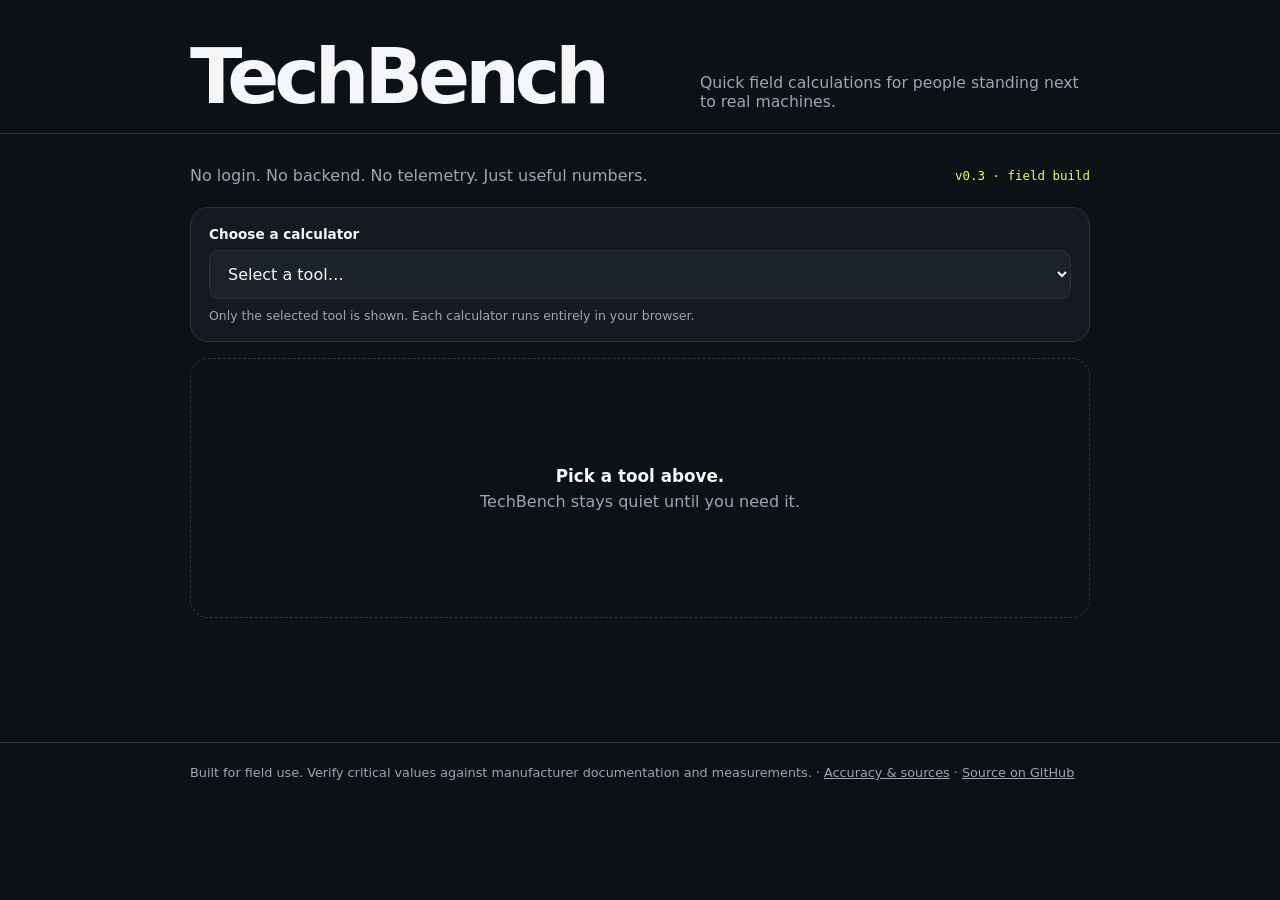
<file: index.html>
<!doctype html>
<html lang="en">
<head>
  <meta charset="utf-8">
  <meta name="viewport" content="width=device-width, initial-scale=1">
  <meta name="description" content="TechBench - a practical field toolbox for technicians.">
  <title>TechBench - Field toolbox</title>
  <link rel="stylesheet" href="./styles.css">
</head>
<body>
  <header>
    <div class="shell brand-row">
      <h1 class="brand">TechBench</h1>
      <p class="tagline">Quick field calculations for people standing next to real machines.</p>
    </div>
  </header>

  <main class="shell">
    <section class="intro">
      <p>No login. No backend. No telemetry. Just useful numbers.</p>
      <span class="status">v0.3 · field build</span>
    </section>

    <section class="picker-panel" aria-labelledby="tool-picker-label">
      <label id="tool-picker-label" for="tool-picker">Choose a calculator</label>
      <select id="tool-picker">
        <option value="">Select a tool…</option>
        <optgroup label="Mechanical">
          <option value="drive">Drive speed / VFD frequency</option>
          <option value="motor-speed">Motor synchronous speed & slip</option>
          <option value="torque">Power & torque</option>
          <option value="cylinder">Cylinder force</option>
          <option value="belt">Open belt length</option>
          <option value="gearbox">Gearbox ratio</option>
        </optgroup>
        <optgroup label="Laundry & process">
          <option value="gforce">Washer G-force</option>
          <option value="surface-speed">Roller surface speed</option>
          <option value="differential">Speed differential</option>
          <option value="steam">Steam saturation temperature</option>
          <option value="heat">Water heating</option>
        </optgroup>
        <optgroup label="Electrical & instrumentation">
          <option value="power">Three-phase power</option>
          <option value="signal">4-20 mA scaler</option>
        </optgroup>
        <optgroup label="Conversions">
          <option value="pressure">Pressure</option>
        </optgroup>
      </select>
      <p class="picker-note">Only the selected tool is shown. Each calculator runs entirely in your browser.</p>
    </section>

    <section class="tool-stage">
      <div class="empty-state" id="empty-state">
        <strong>Pick a tool above.</strong>
        <span>TechBench stays quiet until you need it.</span>
      </div>

      <article class="card tool-card" id="drive-card" data-tool="drive" hidden>
        <h2>Drive speed</h2>
        <p class="sub">Pulley ratio, driven RPM, and target VFD frequency.</p>
        <div class="fields">
          <div class="field"><label for="motor-rpm">Motor rated RPM</label><input id="motor-rpm" type="number" inputmode="decimal" value="960" min="0"></div>
          <div class="field"><label for="rated-hz">Rated Hz</label><input id="rated-hz" type="number" inputmode="decimal" value="50" min="0"></div>
          <div class="field"><label for="motor-pulley">Motor pulley · mm</label><input id="motor-pulley" type="number" inputmode="decimal" value="115" min="0"></div>
          <div class="field"><label for="driven-pulley">Driven pulley · mm</label><input id="driven-pulley" type="number" inputmode="decimal" value="640" min="0"></div>
          <div class="field wide"><label for="target-rpm">Target driven RPM</label><input id="target-rpm" type="number" inputmode="decimal" value="650" min="0"></div>
        </div>
        <div class="result">
          <div class="result-line"><span class="result-label">Driven RPM @ rated Hz</span><span class="result-value" id="drive-rpm">-</span></div>
          <div class="result-line"><span class="result-label">Required frequency</span><span class="result-value" id="drive-hz">-</span></div>
          <div class="error" id="drive-error"></div>
        </div>
      </article>

      <article class="card tool-card" id="motor-speed-card" data-tool="motor-speed" hidden>
        <h2>Motor speed & slip</h2>
        <p class="sub">Synchronous speed from frequency and pole count, plus loaded RPM from slip.</p>
        <div class="fields">
          <div class="field"><label for="speed-hz">Frequency · Hz</label><input id="speed-hz" type="number" inputmode="decimal" value="50" min="0"></div>
          <div class="field"><label for="speed-poles">Motor poles</label><select id="speed-poles"><option>2</option><option>4</option><option selected>6</option><option>8</option><option>10</option><option>12</option></select></div>
          <div class="field wide"><label for="speed-slip">Slip · %</label><input id="speed-slip" type="number" inputmode="decimal" value="2.5" min="0" max="99.9" step="0.1"></div>
        </div>
        <div class="result">
          <div class="result-line"><span class="result-label">Synchronous speed</span><span class="result-value" id="speed-sync">-</span></div>
          <div class="result-line"><span class="result-label">Estimated loaded speed</span><span class="result-value" id="speed-loaded">-</span></div>
          <div class="error" id="speed-error"></div>
        </div>
      </article>

      <article class="card tool-card" id="torque-card" data-tool="torque" hidden>
        <h2>Power & torque</h2>
        <p class="sub">Convert shaft power and RPM to torque, or torque and RPM back to power.</p>
        <div class="mode" aria-label="Torque calculation mode">
          <button type="button" class="active" data-torque-mode="torque">Find Nm</button>
          <button type="button" data-torque-mode="power">Find kW</button>
        </div>
        <div class="fields">
          <div class="field" id="torque-kw-field"><label for="torque-kw">Power · kW</label><input id="torque-kw" type="number" inputmode="decimal" value="18.5" min="0"></div>
          <div class="field" id="torque-nm-field" hidden><label for="torque-nm">Torque · Nm</label><input id="torque-nm" type="number" inputmode="decimal" value="120" min="0"></div>
          <div class="field"><label for="torque-rpm">Shaft speed · RPM</label><input id="torque-rpm" type="number" inputmode="decimal" value="1450" min="0"></div>
        </div>
        <div class="result">
          <div class="result-line"><span class="result-label" id="torque-result-label">Estimated torque</span><span class="result-value" id="torque-result">-</span></div>
          <div class="error" id="torque-error"></div>
        </div>
      </article>

      <article class="card tool-card" id="power-card" data-tool="power" hidden>
        <h2>Three-phase power</h2>
        <p class="sub">Estimate electrical power or line current.</p>
        <div class="mode" aria-label="Calculation mode">
          <button type="button" class="active" data-power-mode="power">Find kW</button>
          <button type="button" data-power-mode="current">Find A</button>
        </div>
        <div class="fields">
          <div class="field" id="power-amps-field"><label for="power-amps">Current · A</label><input id="power-amps" type="number" inputmode="decimal" value="32" min="0"></div>
          <div class="field" id="power-kw-field" hidden><label for="power-kw">Power · kW</label><input id="power-kw" type="number" inputmode="decimal" value="18.5" min="0"></div>
          <div class="field"><label for="power-volts">Line voltage · V</label><input id="power-volts" type="number" inputmode="decimal" value="400" min="0"></div>
          <div class="field"><label for="power-pf">Power factor</label><input id="power-pf" type="number" inputmode="decimal" value="0.85" min="0.01" max="1" step="0.01"></div>
          <div class="field"><label for="power-eff">Efficiency</label><input id="power-eff" type="number" inputmode="decimal" value="0.9" min="0.01" max="1" step="0.01"></div>
        </div>
        <div class="result">
          <div class="result-line"><span class="result-label" id="power-result-label">Estimated output power</span><span class="result-value" id="power-result">-</span></div>
          <div class="error" id="power-error"></div>
        </div>
      </article>

      <article class="card tool-card" id="heat-card" data-tool="heat" hidden>
        <h2>Water heating</h2>
        <p class="sub">Ideal energy and heat-up time, before real-world losses.</p>
        <div class="fields">
          <div class="field"><label for="heat-liters">Water · L</label><input id="heat-liters" type="number" inputmode="decimal" value="500" min="0"></div>
          <div class="field"><label for="heat-kw">Heater · kW</label><input id="heat-kw" type="number" inputmode="decimal" value="36" min="0"></div>
          <div class="field"><label for="heat-start">Start · °C</label><input id="heat-start" type="number" inputmode="decimal" value="15"></div>
          <div class="field"><label for="heat-target">Target · °C</label><input id="heat-target" type="number" inputmode="decimal" value="60"></div>
        </div>
        <div class="result">
          <div class="result-line"><span class="result-label">Ideal energy</span><span class="result-value" id="heat-energy">-</span></div>
          <div class="result-line"><span class="result-label">Ideal time</span><span class="result-value" id="heat-time">-</span></div>
          <div class="error" id="heat-error"></div>
        </div>
      </article>

      <article class="card tool-card" id="cylinder-card" data-tool="cylinder" hidden>
        <h2>Cylinder force</h2>
        <p class="sub">Theoretical extension and retraction force from pressure and cylinder dimensions.</p>
        <div class="fields">
          <div class="field"><label for="cyl-pressure">Pressure · bar</label><input id="cyl-pressure" type="number" inputmode="decimal" value="6" min="0"></div>
          <div class="field"><label for="cyl-bore">Bore · mm</label><input id="cyl-bore" type="number" inputmode="decimal" value="80" min="0"></div>
          <div class="field wide"><label for="cyl-rod">Rod · mm</label><input id="cyl-rod" type="number" inputmode="decimal" value="25" min="0"></div>
        </div>
        <div class="result">
          <div class="result-line"><span class="result-label">Extension force</span><span class="result-value" id="cyl-extend">-</span></div>
          <div class="result-line"><span class="result-label">Retraction force</span><span class="result-value" id="cyl-retract">-</span></div>
          <div class="error" id="cyl-error"></div>
        </div>
      </article>

      <article class="card tool-card" id="belt-card" data-tool="belt" hidden>
        <h2>Open belt length</h2>
        <p class="sub">Approximate belt pitch length from two pulley diameters and center distance.</p>
        <div class="fields">
          <div class="field"><label for="belt-a">Pulley A · mm</label><input id="belt-a" type="number" inputmode="decimal" value="115" min="0"></div>
          <div class="field"><label for="belt-b">Pulley B · mm</label><input id="belt-b" type="number" inputmode="decimal" value="640" min="0"></div>
          <div class="field wide"><label for="belt-center">Center distance · mm</label><input id="belt-center" type="number" inputmode="decimal" value="800" min="0"></div>
        </div>
        <div class="result">
          <div class="result-line"><span class="result-label">Approx. belt length</span><span class="result-value" id="belt-mm">-</span></div>
          <div class="result-line"><span class="result-label">In metres</span><span class="result-value" id="belt-m">-</span></div>
          <div class="error" id="belt-error"></div>
        </div>
      </article>


      <article class="card tool-card" id="gearbox-card" data-tool="gearbox" hidden>
        <h2>Gearbox ratio</h2>
        <p class="sub">Calculate output RPM from a reduction ratio, or the ratio needed for a target output speed.</p>
        <div class="mode" aria-label="Gearbox calculation mode">
          <button type="button" class="active" data-gearbox-mode="output">Find output RPM</button>
          <button type="button" data-gearbox-mode="ratio">Find ratio</button>
        </div>
        <div class="fields">
          <div class="field"><label for="gear-input">Input RPM</label><input id="gear-input" type="number" inputmode="decimal" value="1450" min="0"></div>
          <div class="field" id="gear-ratio-field"><label for="gear-ratio">Ratio i:1</label><input id="gear-ratio" type="number" inputmode="decimal" value="20" min="0" step="0.01"></div>
          <div class="field" id="gear-output-field" hidden><label for="gear-output">Target output RPM</label><input id="gear-output" type="number" inputmode="decimal" value="72.5" min="0"></div>
        </div>
        <div class="result">
          <div class="result-line"><span class="result-label" id="gear-result-label">Output speed</span><span class="result-value" id="gear-result">-</span></div>
          <div class="error" id="gear-error"></div>
        </div>
      </article>

      <article class="card tool-card" id="gforce-card" data-tool="gforce" hidden>
        <h2>Washer G-force</h2>
        <p class="sub">Calculate extraction G from drum diameter and RPM, or RPM required for a target G.</p>
        <div class="mode" aria-label="G-force calculation mode">
          <button type="button" class="active" data-gforce-mode="g">Find G</button>
          <button type="button" data-gforce-mode="rpm">Find RPM</button>
        </div>
        <div class="fields">
          <div class="field"><label for="g-diameter">Drum diameter · mm</label><input id="g-diameter" type="number" inputmode="decimal" value="640" min="0"></div>
          <div class="field" id="g-rpm-field"><label for="g-rpm">Drum RPM</label><input id="g-rpm" type="number" inputmode="decimal" value="650" min="0"></div>
          <div class="field" id="g-target-field" hidden><label for="g-target">Target G</label><input id="g-target" type="number" inputmode="decimal" value="150" min="0"></div>
        </div>
        <div class="result">
          <div class="result-line"><span class="result-label" id="g-result-label">Centrifugal force</span><span class="result-value" id="g-result">-</span></div>
          <div class="error" id="g-error"></div>
        </div>
      </article>

      <article class="card tool-card" id="surface-speed-card" data-tool="surface-speed" hidden>
        <h2>Roller surface speed</h2>
        <p class="sub">Convert roller diameter and RPM to m/min, or work backwards from line speed.</p>
        <div class="mode" aria-label="Surface speed calculation mode">
          <button type="button" class="active" data-surface-mode="speed">Find m/min</button>
          <button type="button" data-surface-mode="rpm">Find RPM</button>
        </div>
        <div class="fields">
          <div class="field"><label for="surface-diameter">Roller diameter · mm</label><input id="surface-diameter" type="number" inputmode="decimal" value="800" min="0"></div>
          <div class="field" id="surface-rpm-field"><label for="surface-rpm">Roller RPM</label><input id="surface-rpm" type="number" inputmode="decimal" value="5" min="0"></div>
          <div class="field" id="surface-speed-field" hidden><label for="surface-speed">Surface speed · m/min</label><input id="surface-speed" type="number" inputmode="decimal" value="12.57" min="0"></div>
        </div>
        <div class="result">
          <div class="result-line"><span class="result-label" id="surface-result-label">Surface speed</span><span class="result-value" id="surface-result">-</span></div>
          <div class="error" id="surface-error"></div>
        </div>
      </article>

      <article class="card tool-card" id="differential-card" data-tool="differential" hidden>
        <h2>Speed differential</h2>
        <p class="sub">Compare two line speeds, or calculate the secondary speed for a target percentage difference.</p>
        <div class="mode" aria-label="Differential calculation mode">
          <button type="button" class="active" data-diff-mode="percent">Find %</button>
          <button type="button" data-diff-mode="speed">Find speed</button>
        </div>
        <div class="fields">
          <div class="field"><label for="diff-reference">Reference speed</label><input id="diff-reference" type="number" inputmode="decimal" value="20" min="0"></div>
          <div class="field" id="diff-secondary-field"><label for="diff-secondary">Secondary speed</label><input id="diff-secondary" type="number" inputmode="decimal" value="20.1" min="0"></div>
          <div class="field" id="diff-percent-field" hidden><label for="diff-percent">Target differential · %</label><input id="diff-percent" type="number" inputmode="decimal" value="0.5" step="0.01"></div>
        </div>
        <div class="result">
          <div class="result-line"><span class="result-label" id="diff-result-label">Differential</span><span class="result-value" id="diff-result">-</span></div>
          <div class="error" id="diff-error"></div>
        </div>
      </article>

      <article class="card tool-card" id="steam-card" data-tool="steam" hidden>
        <h2>Steam saturation temperature</h2>
        <p class="sub">Approximate saturated-steam temperature from pressure. Choose gauge or absolute pressure correctly.</p>
        <div class="fields">
          <div class="field"><label for="steam-pressure">Pressure</label><input id="steam-pressure" type="number" inputmode="decimal" value="6" step="0.01"></div>
          <div class="field"><label for="steam-unit">Unit</label><select id="steam-unit"><option value="bar" selected>bar</option><option value="psi">psi</option></select></div>
          <div class="field wide"><label for="steam-reference">Pressure reference</label><select id="steam-reference"><option value="gauge" selected>Gauge - barg / psig</option><option value="absolute">Absolute - bara / psia</option></select></div>
        </div>
        <div class="result">
          <div class="result-line"><span class="result-label">Saturation temperature</span><span class="result-value" id="steam-c">-</span></div>
          <div class="result-line"><span class="result-label">Fahrenheit</span><span class="result-value" id="steam-f">-</span></div>
          <div class="result-line"><span class="result-label">Absolute pressure used</span><span class="result-value" id="steam-abs">-</span></div>
          <div class="error" id="steam-error"></div>
        </div>
      </article>

      <article class="card tool-card" id="signal-card" data-tool="signal" hidden>
        <h2>4-20 mA scaler</h2>
        <p class="sub">Convert a loop current to an engineering value, or calculate the expected current for a known value.</p>
        <div class="mode" aria-label="4-20 mA calculation mode">
          <button type="button" class="active" data-signal-mode="value">mA to value</button>
          <button type="button" data-signal-mode="ma">Value to mA</button>
        </div>
        <div class="fields">
          <div class="field"><label for="signal-min">Engineering min</label><input id="signal-min" type="number" inputmode="decimal" value="0"></div>
          <div class="field"><label for="signal-max">Engineering max</label><input id="signal-max" type="number" inputmode="decimal" value="10"></div>
          <div class="field wide" id="signal-ma-field"><label for="signal-ma">Loop current · mA</label><input id="signal-ma" type="number" inputmode="decimal" value="12" step="0.01"></div>
          <div class="field wide" id="signal-value-field" hidden><label for="signal-value">Engineering value</label><input id="signal-value" type="number" inputmode="decimal" value="5" step="0.01"></div>
        </div>
        <div class="result">
          <div class="result-line"><span class="result-label" id="signal-result-label">Scaled value</span><span class="result-value" id="signal-result">-</span></div>
          <div class="error" id="signal-error"></div>
        </div>
      </article>

      <article class="card tool-card" id="pressure-card" data-tool="pressure" hidden>
        <h2>Pressure</h2>
        <p class="sub">Fast conversion for gauges, manuals, and datasheets.</p>
        <div class="fields">
          <div class="field wide"><label for="pressure-value">Value</label><input id="pressure-value" type="number" inputmode="decimal" value="6"></div>
          <div class="field"><label for="pressure-from">From</label><select id="pressure-from"><option value="bar" selected>bar</option><option value="kPa">kPa</option><option value="MPa">MPa</option><option value="psi">psi</option><option value="mH2O">mH₂O</option></select></div>
          <div class="field"><label for="pressure-to">To</label><select id="pressure-to"><option value="bar">bar</option><option value="kPa">kPa</option><option value="MPa">MPa</option><option value="psi" selected>psi</option><option value="mH2O">mH₂O</option></select></div>
        </div>
        <div class="result">
          <div class="result-line"><span class="result-label">Converted</span><span class="result-value" id="pressure-result">-</span></div>
          <div class="error" id="pressure-error"></div>
        </div>
      </article>
    </section>
  </main>

  <footer>
    <div class="shell">Built for field use. Verify critical values against manufacturer documentation and measurements. · <a href="./accuracy.html">Accuracy & sources</a> · <a href="https://github.com/aesgalexis/techbench">Source on GitHub</a></div>
  </footer>

  <script type="module" src="./app.js"></script>
</body>
</html>
</file>
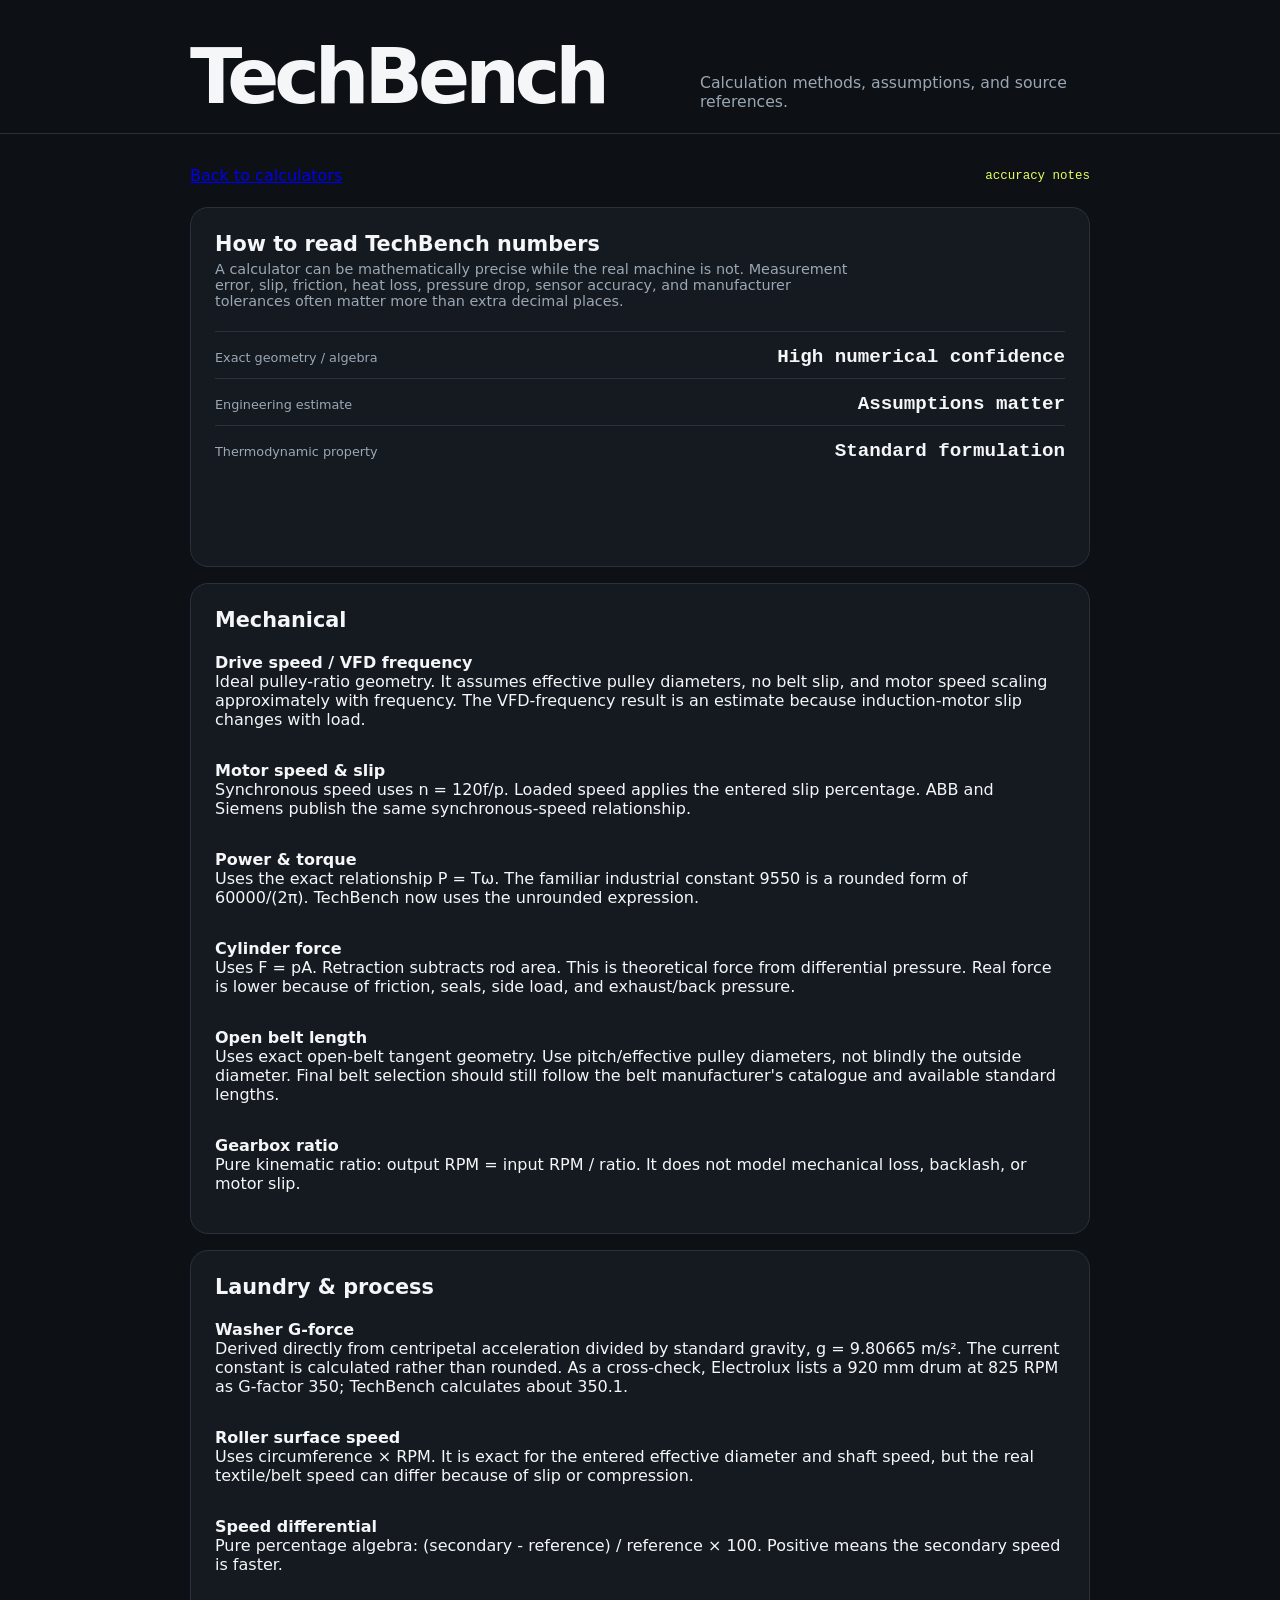
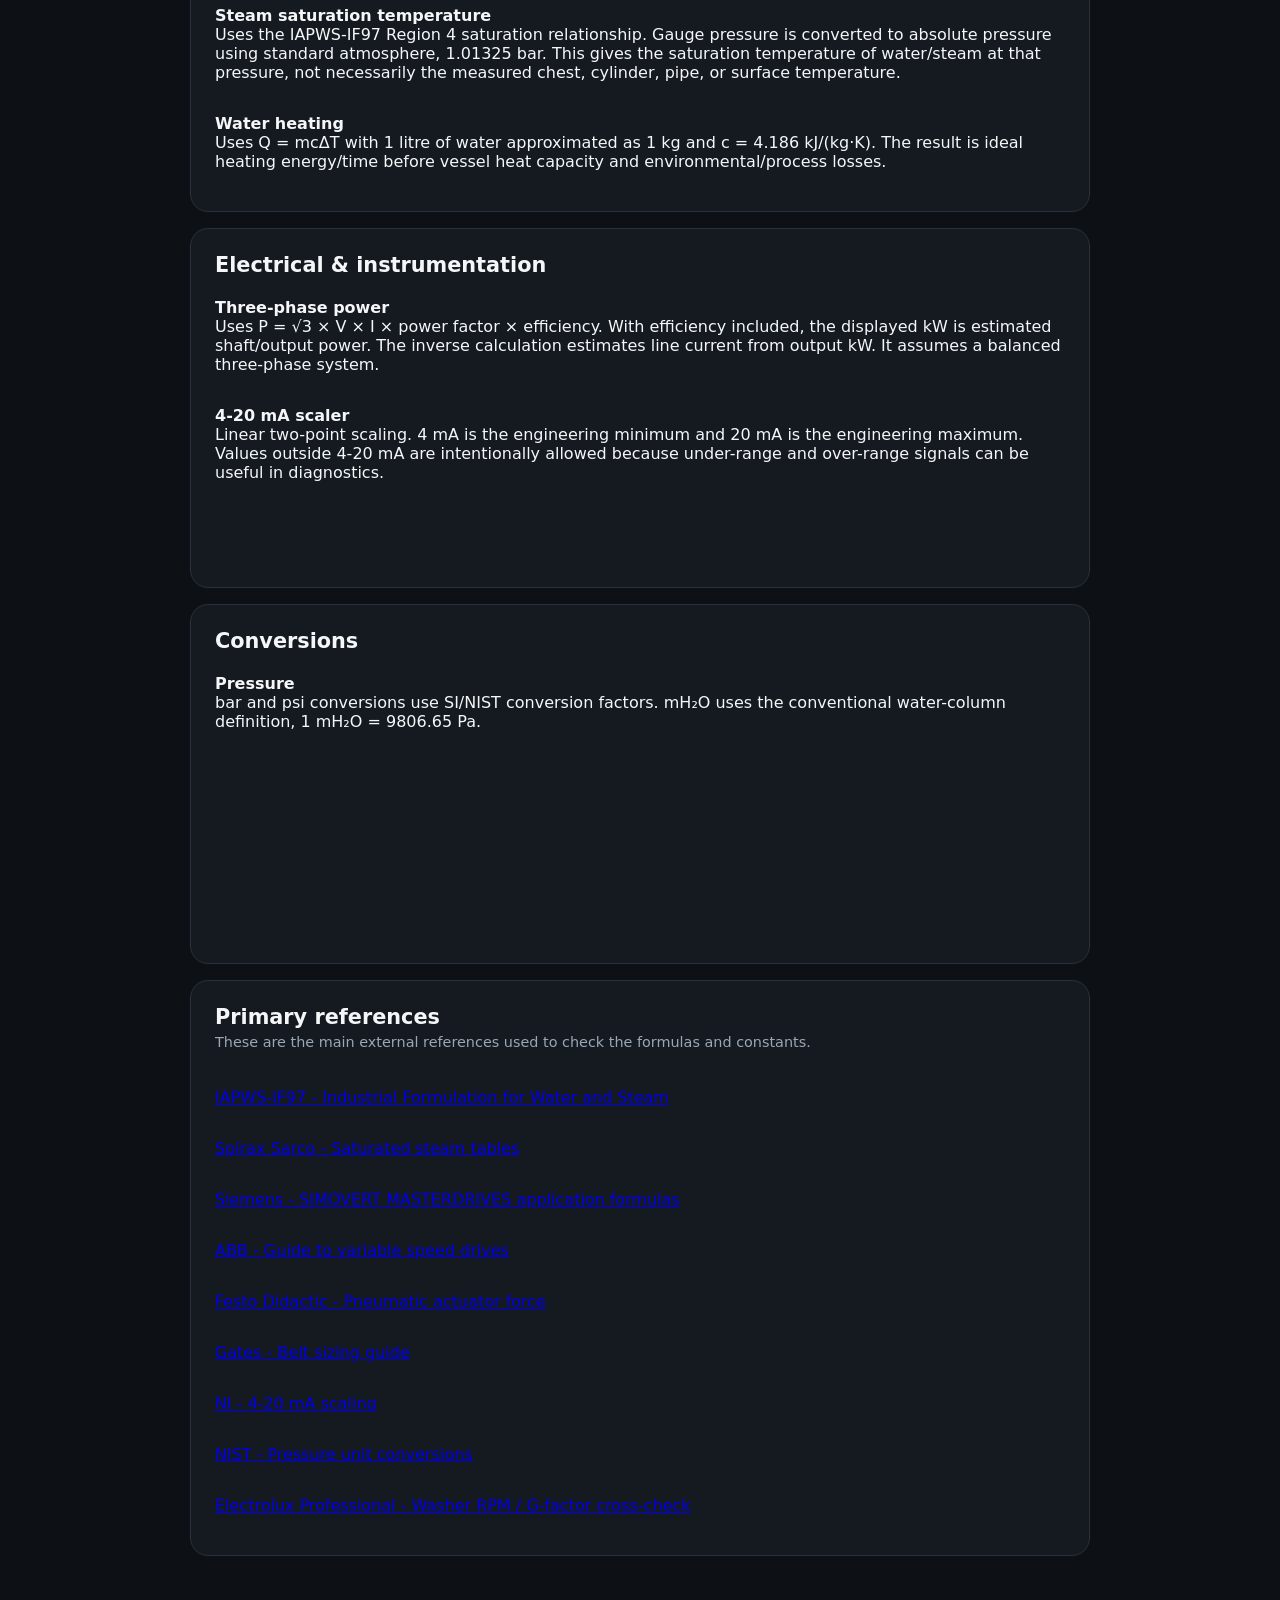
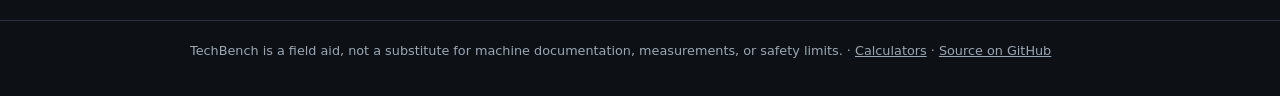
<file: accuracy.html>
<!doctype html>
<html lang="en">
<head>
  <meta charset="utf-8">
  <meta name="viewport" content="width=device-width, initial-scale=1">
  <meta name="description" content="TechBench calculation methods, assumptions, and sources.">
  <title>TechBench - Accuracy and sources</title>
  <link rel="stylesheet" href="./styles.css">
</head>
<body>
  <header>
    <div class="shell brand-row">
      <h1 class="brand">TechBench</h1>
      <p class="tagline">Calculation methods, assumptions, and source references.</p>
    </div>
  </header>

  <main class="shell">
    <section class="intro">
      <p><a href="./">Back to calculators</a></p>
      <span class="status">accuracy notes</span>
    </section>

    <article class="card">
      <h2>How to read TechBench numbers</h2>
      <p class="sub">A calculator can be mathematically precise while the real machine is not. Measurement error, slip, friction, heat loss, pressure drop, sensor accuracy, and manufacturer tolerances often matter more than extra decimal places.</p>
      <div class="result-line"><span class="result-label">Exact geometry / algebra</span><span class="result-value">High numerical confidence</span></div>
      <div class="result-line"><span class="result-label">Engineering estimate</span><span class="result-value">Assumptions matter</span></div>
      <div class="result-line"><span class="result-label">Thermodynamic property</span><span class="result-value">Standard formulation</span></div>
    </article>

    <article class="card">
      <h2>Mechanical</h2>
      <p><strong>Drive speed / VFD frequency</strong><br>Ideal pulley-ratio geometry. It assumes effective pulley diameters, no belt slip, and motor speed scaling approximately with frequency. The VFD-frequency result is an estimate because induction-motor slip changes with load.</p>
      <p><strong>Motor speed & slip</strong><br>Synchronous speed uses n = 120f/p. Loaded speed applies the entered slip percentage. ABB and Siemens publish the same synchronous-speed relationship.</p>
      <p><strong>Power & torque</strong><br>Uses the exact relationship P = Tω. The familiar industrial constant 9550 is a rounded form of 60000/(2π). TechBench now uses the unrounded expression.</p>
      <p><strong>Cylinder force</strong><br>Uses F = pA. Retraction subtracts rod area. This is theoretical force from differential pressure. Real force is lower because of friction, seals, side load, and exhaust/back pressure.</p>
      <p><strong>Open belt length</strong><br>Uses exact open-belt tangent geometry. Use pitch/effective pulley diameters, not blindly the outside diameter. Final belt selection should still follow the belt manufacturer's catalogue and available standard lengths.</p>
      <p><strong>Gearbox ratio</strong><br>Pure kinematic ratio: output RPM = input RPM / ratio. It does not model mechanical loss, backlash, or motor slip.</p>
    </article>

    <article class="card">
      <h2>Laundry & process</h2>
      <p><strong>Washer G-force</strong><br>Derived directly from centripetal acceleration divided by standard gravity, g = 9.80665 m/s². The current constant is calculated rather than rounded. As a cross-check, Electrolux lists a 920 mm drum at 825 RPM as G-factor 350; TechBench calculates about 350.1.</p>
      <p><strong>Roller surface speed</strong><br>Uses circumference × RPM. It is exact for the entered effective diameter and shaft speed, but the real textile/belt speed can differ because of slip or compression.</p>
      <p><strong>Speed differential</strong><br>Pure percentage algebra: (secondary - reference) / reference × 100. Positive means the secondary speed is faster.</p>
      <p><strong>Steam saturation temperature</strong><br>Uses the IAPWS-IF97 Region 4 saturation relationship. Gauge pressure is converted to absolute pressure using standard atmosphere, 1.01325 bar. This gives the saturation temperature of water/steam at that pressure, not necessarily the measured chest, cylinder, pipe, or surface temperature.</p>
      <p><strong>Water heating</strong><br>Uses Q = mcΔT with 1 litre of water approximated as 1 kg and c = 4.186 kJ/(kg·K). The result is ideal heating energy/time before vessel heat capacity and environmental/process losses.</p>
    </article>

    <article class="card">
      <h2>Electrical & instrumentation</h2>
      <p><strong>Three-phase power</strong><br>Uses P = √3 × V × I × power factor × efficiency. With efficiency included, the displayed kW is estimated shaft/output power. The inverse calculation estimates line current from output kW. It assumes a balanced three-phase system.</p>
      <p><strong>4-20 mA scaler</strong><br>Linear two-point scaling. 4 mA is the engineering minimum and 20 mA is the engineering maximum. Values outside 4-20 mA are intentionally allowed because under-range and over-range signals can be useful in diagnostics.</p>
    </article>

    <article class="card">
      <h2>Conversions</h2>
      <p><strong>Pressure</strong><br>bar and psi conversions use SI/NIST conversion factors. mH₂O uses the conventional water-column definition, 1 mH₂O = 9806.65 Pa.</p>
    </article>

    <article class="card">
      <h2>Primary references</h2>
      <p class="sub">These are the main external references used to check the formulas and constants.</p>
      <p><a href="https://www.iapws.org/relguide/IF97-Rev.pdf">IAPWS-IF97 - Industrial Formulation for Water and Steam</a></p>
      <p><a href="https://www.spiraxsarco.com/learn-about-steam/steam-engineering-principles-and-heat-transfer/what-is-steam">Spirax Sarco - Saturated steam tables</a></p>
      <p><a href="https://support.industry.siemens.com/cs/attachments/103153706/Applikationshandbuch_e.pdf">Siemens - SIMOVERT MASTERDRIVES application formulas</a></p>
      <p><a href="https://library.e.abb.com/public/a209d9dc29b24b789e0650b8de9c3f22/TechnicalGuideBook_EN_3AFE64514482_RevI.pdf">ABB - Guide to variable speed drives</a></p>
      <p><a href="https://labvolt.festo.com/downloads/89791_F0.pdf">Festo Didactic - Pneumatic actuator force</a></p>
      <p><a href="https://www.gates.com/content/dam/documents-library/installation-guides/BeltSizingGuide.pdf">Gates - Belt sizing guide</a></p>
      <p><a href="https://knowledge.ni.com/KnowledgeArticleDetails?id=kA00Z000000PASfSAO">NI - 4-20 mA scaling</a></p>
      <p><a href="https://www.nist.gov/pml/owm/metric-si/unit-conversion/pressure-and-gas-flow-unit-conversions">NIST - Pressure unit conversions</a></p>
      <p><a href="https://www.electroluxprofessional.com/commercial-laundry-equipment/commercial-washers/w4400h-W4400H/">Electrolux Professional - Washer RPM / G-factor cross-check</a></p>
    </article>
  </main>

  <footer>
    <div class="shell">TechBench is a field aid, not a substitute for machine documentation, measurements, or safety limits. · <a href="./">Calculators</a> · <a href="https://github.com/aesgalexis/techbench">Source on GitHub</a></div>
  </footer>
</body>
</html>
</file>
<file: styles.css>
:root {
  color-scheme: light dark;
  --bg: #0d1014;
  --panel: #151a20;
  --panel-2: #1b222a;
  --text: #f4f6f8;
  --muted: #9aa7b4;
  --line: #29323c;
  --accent: #e6ff62;
  --accent-ink: #151800;
  --danger: #ff8e8e;
  font-family: Inter, ui-sans-serif, system-ui, -apple-system, BlinkMacSystemFont, "Segoe UI", sans-serif;
}

* { box-sizing: border-box; }
html { min-width: 320px; }
body { margin: 0; background: var(--bg); color: var(--text); min-height: 100vh; }
button, input, select { font: inherit; }

.shell { width: min(900px, calc(100% - 32px)); margin: 0 auto; }

header { padding: 42px 0 22px; border-bottom: 1px solid var(--line); }
.brand-row { display: flex; align-items: end; justify-content: space-between; gap: 24px; }
.brand { font-size: clamp(2rem, 6vw, 4.8rem); letter-spacing: -0.065em; line-height: .9; margin: 0; font-weight: 780; }
.tagline { max-width: 390px; margin: 0; color: var(--muted); font-size: .98rem; }

main { padding: 32px 0 64px; }
.intro { display: flex; justify-content: space-between; gap: 24px; align-items: center; margin-bottom: 22px; }
.intro p { color: var(--muted); margin: 0; }
.status { font-family: ui-monospace, SFMono-Regular, Menlo, Consolas, monospace; font-size: .78rem; color: var(--accent); white-space: nowrap; }

.picker-panel {
  border: 1px solid var(--line);
  border-radius: 18px;
  padding: 18px;
  background: var(--panel);
  margin-bottom: 16px;
}
.picker-panel > label { color: var(--text); font-size: .85rem; font-weight: 650; margin-bottom: 8px; }
.picker-panel select { font-size: 1rem; padding: 13px 14px; }
.picker-note { margin: 9px 0 0; color: var(--muted); font-size: .78rem; }

.tool-stage { min-height: 320px; }
.empty-state {
  border: 1px dashed var(--line);
  border-radius: 18px;
  min-height: 260px;
  display: grid;
  place-content: center;
  text-align: center;
  gap: 6px;
  color: var(--muted);
}
.empty-state strong { color: var(--text); font-size: 1.05rem; }
.empty-state[hidden], .tool-card[hidden] { display: none; }

.card {
  border: 1px solid var(--line);
  border-radius: 18px;
  background: var(--panel);
  padding: 24px;
  min-height: 360px;
  display: flex;
  flex-direction: column;
}
.card h2 { font-size: 1.3rem; margin: 0 0 5px; }
.card .sub { color: var(--muted); margin: 0 0 22px; font-size: .9rem; max-width: 650px; }

.fields { display: grid; grid-template-columns: repeat(2, minmax(0, 1fr)); gap: 12px; }
.field { min-width: 0; }
.field.wide { grid-column: 1 / -1; }

label { display: block; color: var(--muted); font-size: .75rem; margin: 0 0 6px; }
input, select {
  width: 100%;
  color: var(--text);
  background: var(--panel-2);
  border: 1px solid var(--line);
  border-radius: 10px;
  padding: 11px 12px;
  outline: none;
}
input:focus, select:focus { border-color: var(--accent); }

.result { margin-top: auto; padding-top: 22px; }
.result-line { border-top: 1px solid var(--line); padding-top: 14px; display: flex; align-items: baseline; justify-content: space-between; gap: 16px; }
.result-line + .result-line { margin-top: 10px; }
.result-label { color: var(--muted); font-size: .8rem; }
.result-value { font-family: ui-monospace, SFMono-Regular, Menlo, Consolas, monospace; font-size: 1.2rem; font-weight: 700; text-align: right; }
.error { color: var(--danger); font-size: .8rem; min-height: 1.15em; margin-top: 8px; }

.mode { display: inline-flex; align-self: flex-start; gap: 4px; background: var(--panel-2); padding: 4px; border-radius: 10px; margin-bottom: 14px; }
.mode button { border: 0; border-radius: 7px; background: transparent; color: var(--muted); padding: 7px 10px; cursor: pointer; }
.mode button.active { background: var(--accent); color: var(--accent-ink); }

footer { border-top: 1px solid var(--line); padding: 22px 0 38px; color: var(--muted); font-size: .8rem; }
footer a { color: inherit; }

@media (max-width: 760px) {
  .brand-row, .intro { align-items: flex-start; flex-direction: column; }
  .card { min-height: 0; }
}

@media (max-width: 430px) {
  .shell { width: min(100% - 22px, 900px); }
  .fields { grid-template-columns: 1fr; }
  .field.wide { grid-column: auto; }
  header { padding-top: 28px; }
  .card { padding: 18px; }
}


/* Accuracy page spacing */
main > .card + .card {
  margin-top: 16px;
}
</file>
